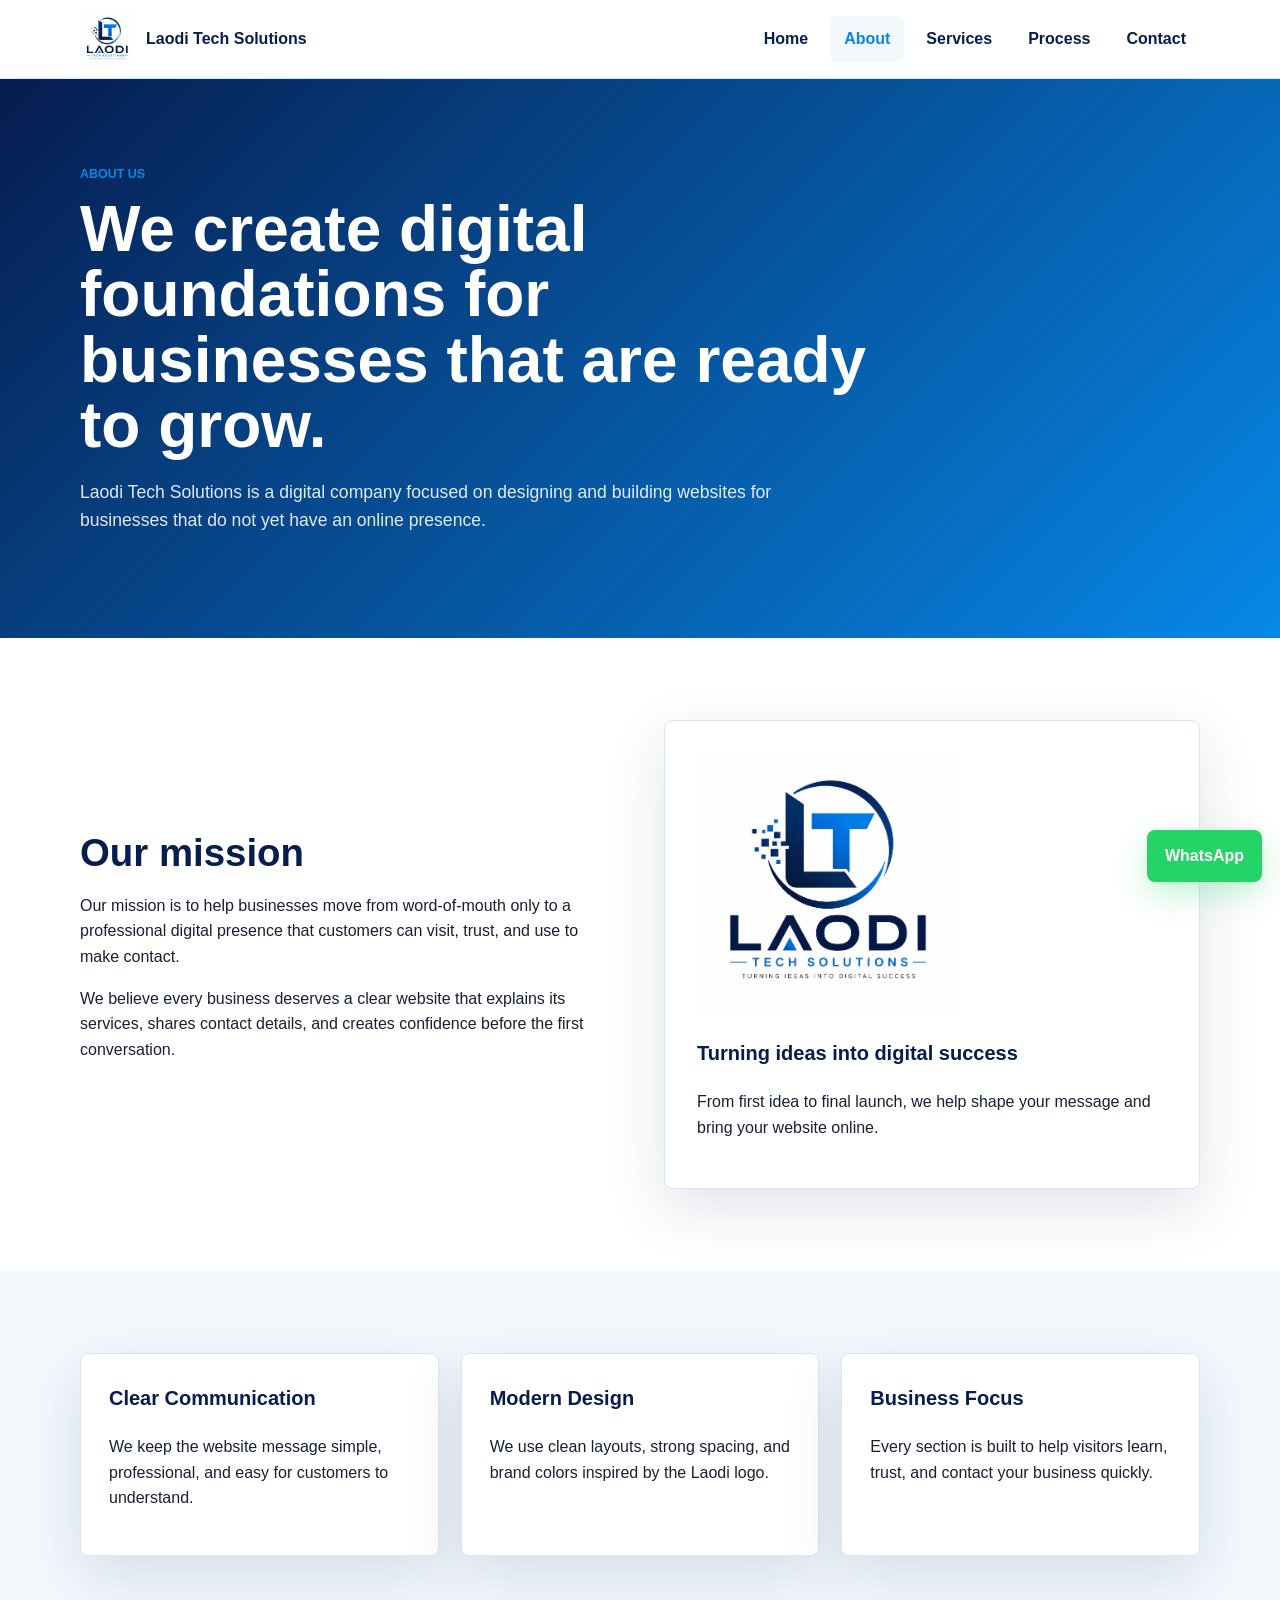
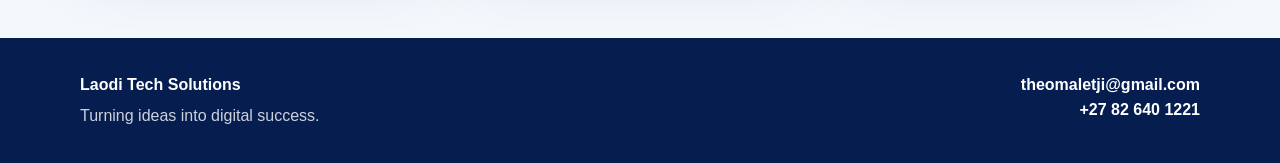
<file: about.html>
<!DOCTYPE html>
<html lang="en">
<head>
  <meta charset="UTF-8">
  <meta name="viewport" content="width=device-width, initial-scale=1.0">
  <title>About | Laodi Tech Solutions</title>
  <link rel="stylesheet" href="styles.css">
</head>
<body>
  <header class="site-header">
    <nav class="navbar container">
      <a class="brand" href="index.html">
        <img src="laodi-logo.jpeg" alt="Laodi Tech Solutions logo">
        <span>Laodi Tech Solutions</span>
      </a>
      <button class="menu-toggle" type="button" aria-label="Open navigation menu" aria-expanded="false"><span></span><span></span><span></span></button>
      <div class="nav-links">
        <a href="index.html">Home</a>
        <a href="about.html" class="active">About</a>
        <a href="services.html">Services</a>
        <a href="process.html">Process</a>
        <a href="contact.html">Contact</a>
      </div>
    </nav>
  </header>

  <main>
    <section class="page-hero">
      <div class="container">
        <p class="eyebrow">About us</p>
        <h1>We create digital foundations for businesses that are ready to grow.</h1>
        <p>Laodi Tech Solutions is a digital company focused on designing and building websites for businesses that do not yet have an online presence.</p>
      </div>
    </section>

    <section class="section">
      <div class="container split-grid">
        <div>
          <h2>Our mission</h2>
          <p>
            Our mission is to help businesses move from word-of-mouth only to a professional digital presence that customers can visit, trust, and use to make contact.
          </p>
          <p>
            We believe every business deserves a clear website that explains its services, shares contact details, and creates confidence before the first conversation.
          </p>
        </div>
        <div class="highlight-box">
          <img src="laodi-logo.jpeg" alt="Laodi Tech Solutions logo">
          <h3>Turning ideas into digital success</h3>
          <p>From first idea to final launch, we help shape your message and bring your website online.</p>
        </div>
      </div>
    </section>

    <section class="section soft-bg">
      <div class="container cards three-columns">
        <article class="card">
          <h3>Clear Communication</h3>
          <p>We keep the website message simple, professional, and easy for customers to understand.</p>
        </article>
        <article class="card">
          <h3>Modern Design</h3>
          <p>We use clean layouts, strong spacing, and brand colors inspired by the Laodi logo.</p>
        </article>
        <article class="card">
          <h3>Business Focus</h3>
          <p>Every section is built to help visitors learn, trust, and contact your business quickly.</p>
        </article>
      </div>
    </section>
  </main>

  <a class="whatsapp-float" href="https://wa.me/27826401221" target="_blank" rel="noopener">WhatsApp</a>
  <footer class="site-footer">
    <div class="container footer-grid">
      <div><strong>Laodi Tech Solutions</strong><p>Turning ideas into digital success.</p></div>
      <div><a href="mailto:theomaletji@gmail.com">theomaletji@gmail.com</a><a href="https://wa.me/27826401221" target="_blank" rel="noopener">+27 82 640 1221</a></div>
    </div>
  </footer>
  <script src="main.js"></script>
</body>
</html>
</file>
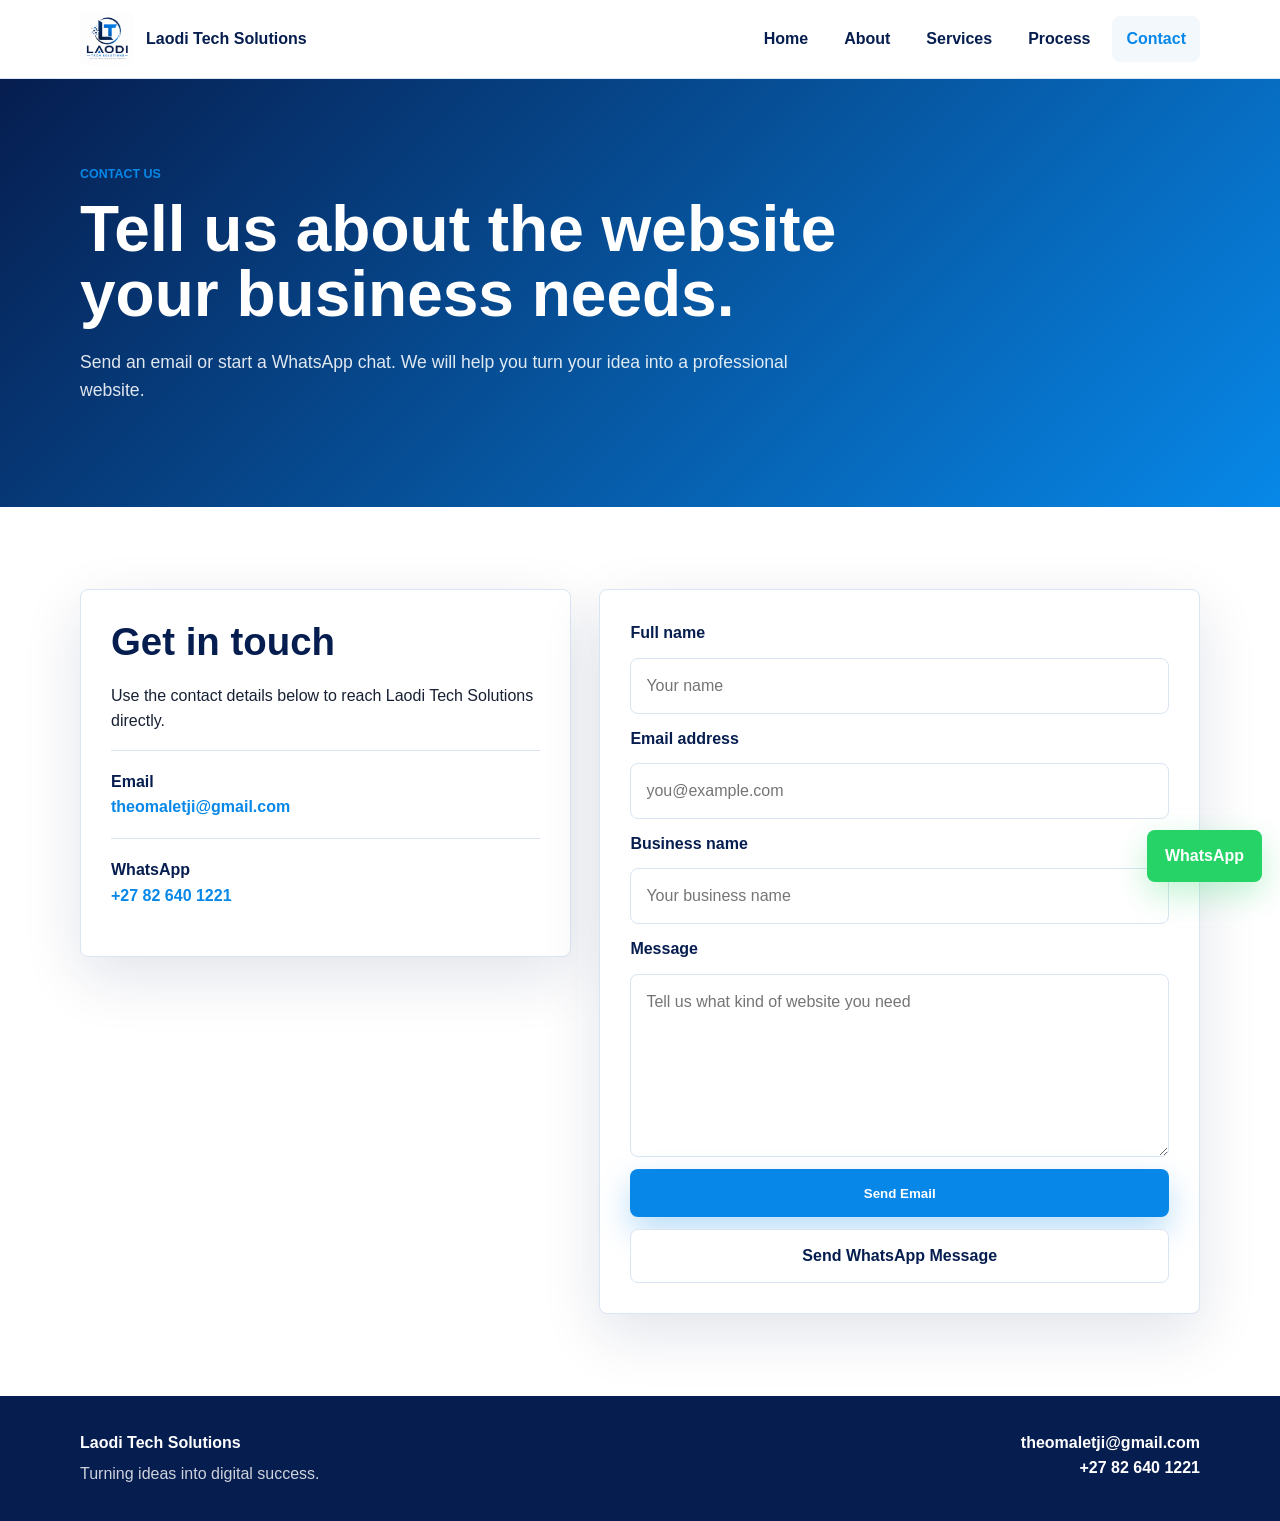
<file: contact.html>
<!DOCTYPE html>
<html lang="en">
<head>
  <meta charset="UTF-8">
  <meta name="viewport" content="width=device-width, initial-scale=1.0">
  <title>Contact | Laodi Tech Solutions</title>
  <link rel="stylesheet" href="styles.css">
</head>
<body>
  <header class="site-header">
    <nav class="navbar container">
      <a class="brand" href="index.html"><img src="laodi-logo.jpeg" alt="Laodi Tech Solutions logo"><span>Laodi Tech Solutions</span></a>
      <button class="menu-toggle" type="button" aria-label="Open navigation menu" aria-expanded="false"><span></span><span></span><span></span></button>
      <div class="nav-links">
        <a href="index.html">Home</a>
        <a href="about.html">About</a>
        <a href="services.html">Services</a>
        <a href="process.html">Process</a>
        <a href="contact.html" class="active">Contact</a>
      </div>
    </nav>
  </header>

  <main>
    <section class="page-hero">
      <div class="container">
        <p class="eyebrow">Contact us</p>
        <h1>Tell us about the website your business needs.</h1>
        <p>Send an email or start a WhatsApp chat. We will help you turn your idea into a professional website.</p>
      </div>
    </section>

    <section class="section">
      <div class="container contact-grid">
        <div class="contact-panel">
          <h2>Get in touch</h2>
          <p>Use the contact details below to reach Laodi Tech Solutions directly.</p>
          <div class="contact-method">
            <strong>Email</strong>
            <a href="mailto:theomaletji@gmail.com">theomaletji@gmail.com</a>
          </div>
          <div class="contact-method">
            <strong>WhatsApp</strong>
            <a href="https://wa.me/27826401221?text=Hello%20Laodi%20Tech%20Solutions%2C%20I%20need%20help%20with%20a%20website." target="_blank" rel="noopener">+27 82 640 1221</a>
          </div>
        </div>

        <form class="contact-form" action="mailto:theomaletji@gmail.com" method="post" enctype="text/plain">
          <label for="name">Full name</label>
          <input type="text" id="name" name="name" placeholder="Your name" required>

          <label for="email">Email address</label>
          <input type="email" id="email" name="email" placeholder="you@example.com" required>

          <label for="business">Business name</label>
          <input type="text" id="business" name="business" placeholder="Your business name">

          <label for="message">Message</label>
          <textarea id="message" name="message" rows="6" placeholder="Tell us what kind of website you need" required></textarea>

          <button class="btn btn-primary" type="submit">Send Email</button>
          <a class="btn btn-secondary full-width" href="https://wa.me/27826401221?text=Hello%20Laodi%20Tech%20Solutions%2C%20I%20would%20like%20a%20website%20for%20my%20business." target="_blank" rel="noopener">Send WhatsApp Message</a>
        </form>
      </div>
    </section>
  </main>

  <a class="whatsapp-float" href="https://wa.me/27826401221" target="_blank" rel="noopener">WhatsApp</a>
  <footer class="site-footer">
    <div class="container footer-grid">
      <div><strong>Laodi Tech Solutions</strong><p>Turning ideas into digital success.</p></div>
      <div><a href="mailto:theomaletji@gmail.com">theomaletji@gmail.com</a><a href="https://wa.me/27826401221" target="_blank" rel="noopener">+27 82 640 1221</a></div>
    </div>
  </footer>
  <script src="main.js"></script>
</body>
</html>
</file>
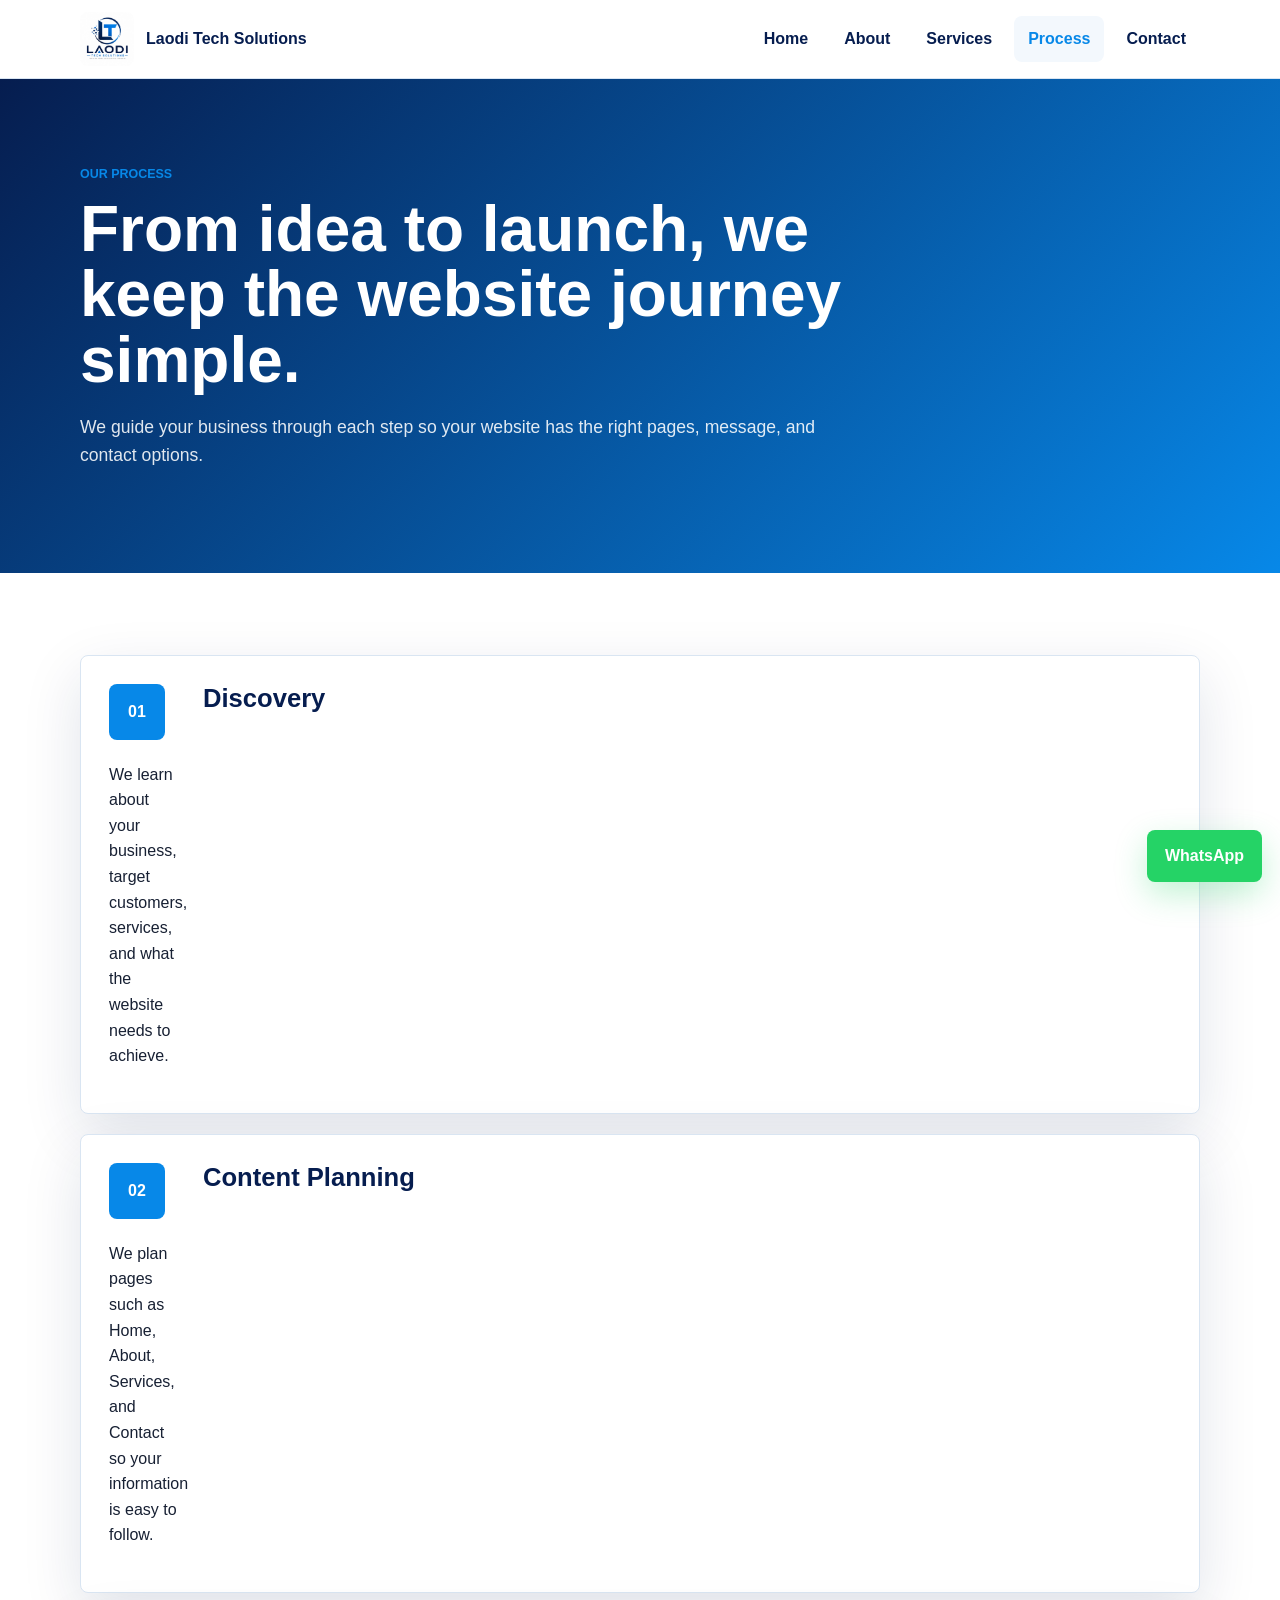
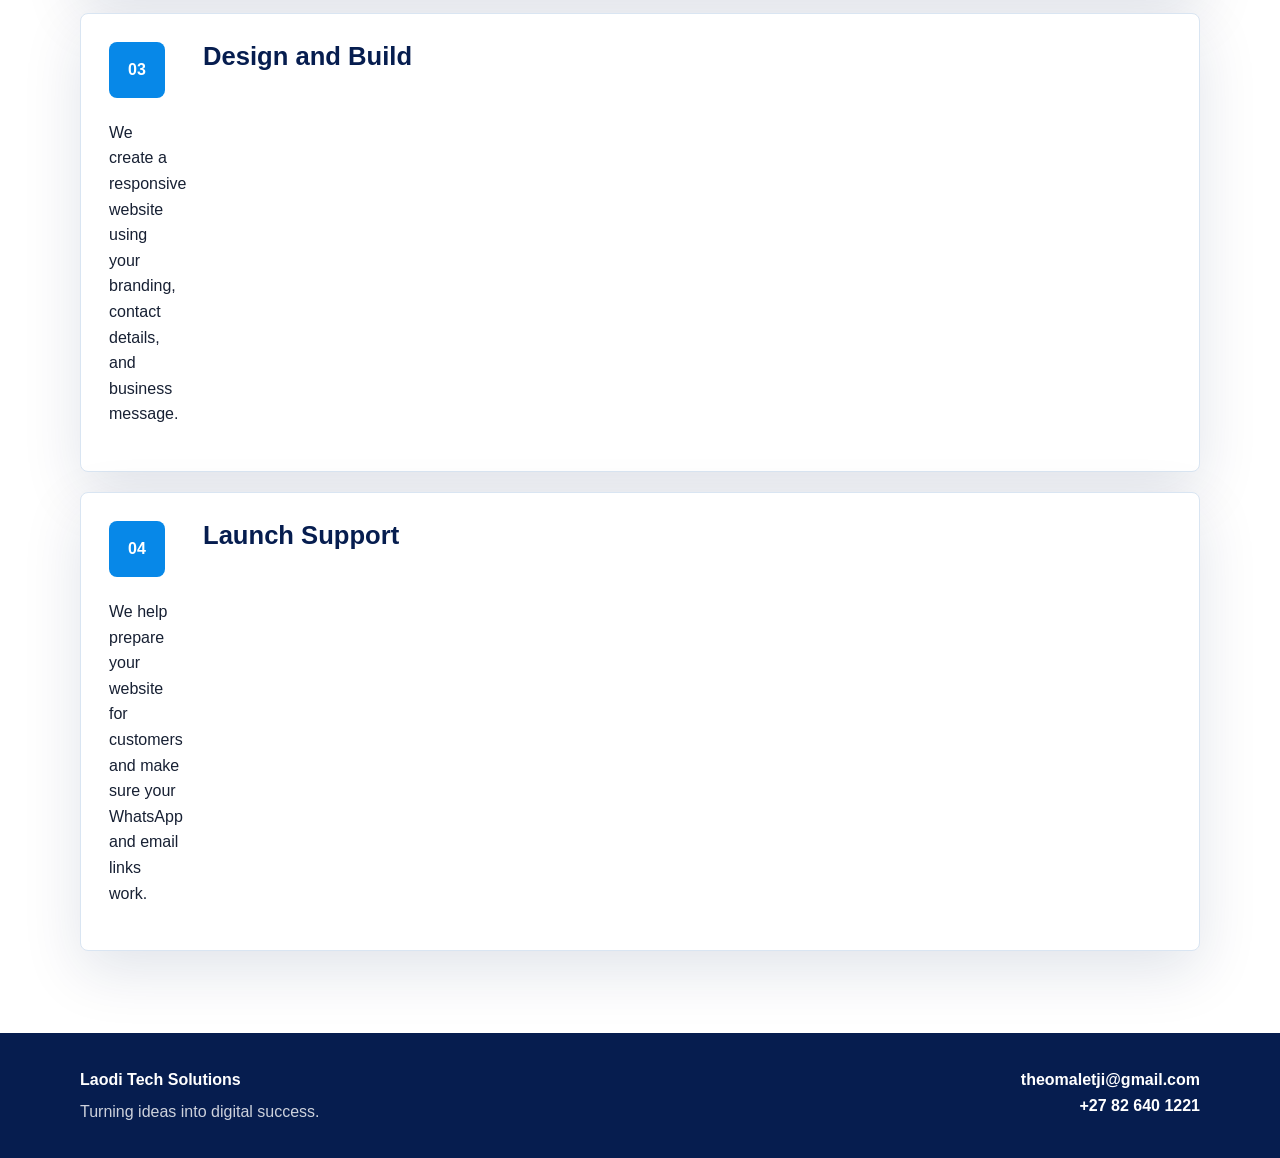
<file: process.html>
<!DOCTYPE html>
<html lang="en">
<head>
  <meta charset="UTF-8">
  <meta name="viewport" content="width=device-width, initial-scale=1.0">
  <title>Process | Laodi Tech Solutions</title>
  <link rel="stylesheet" href="styles.css">
</head>
<body>
  <header class="site-header">
    <nav class="navbar container">
      <a class="brand" href="index.html"><img src="laodi-logo.jpeg" alt="Laodi Tech Solutions logo"><span>Laodi Tech Solutions</span></a>
      <button class="menu-toggle" type="button" aria-label="Open navigation menu" aria-expanded="false"><span></span><span></span><span></span></button>
      <div class="nav-links">
        <a href="index.html">Home</a>
        <a href="about.html">About</a>
        <a href="services.html">Services</a>
        <a href="process.html" class="active">Process</a>
        <a href="contact.html">Contact</a>
      </div>
    </nav>
  </header>

  <main>
    <section class="page-hero">
      <div class="container">
        <p class="eyebrow">Our process</p>
        <h1>From idea to launch, we keep the website journey simple.</h1>
        <p>We guide your business through each step so your website has the right pages, message, and contact options.</p>
      </div>
    </section>

    <section class="section">
      <div class="container timeline">
        <article>
          <span>01</span>
          <h2>Discovery</h2>
          <p>We learn about your business, target customers, services, and what the website needs to achieve.</p>
        </article>
        <article>
          <span>02</span>
          <h2>Content Planning</h2>
          <p>We plan pages such as Home, About, Services, and Contact so your information is easy to follow.</p>
        </article>
        <article>
          <span>03</span>
          <h2>Design and Build</h2>
          <p>We create a responsive website using your branding, contact details, and business message.</p>
        </article>
        <article>
          <span>04</span>
          <h2>Launch Support</h2>
          <p>We help prepare your website for customers and make sure your WhatsApp and email links work.</p>
        </article>
      </div>
    </section>
  </main>

  <a class="whatsapp-float" href="https://wa.me/27826401221" target="_blank" rel="noopener">WhatsApp</a>
  <footer class="site-footer">
    <div class="container footer-grid">
      <div><strong>Laodi Tech Solutions</strong><p>Turning ideas into digital success.</p></div>
      <div><a href="mailto:theomaletji@gmail.com">theomaletji@gmail.com</a><a href="https://wa.me/27826401221" target="_blank" rel="noopener">+27 82 640 1221</a></div>
    </div>
  </footer>
  <script src="main.js"></script>
</body>
</html>
</file>
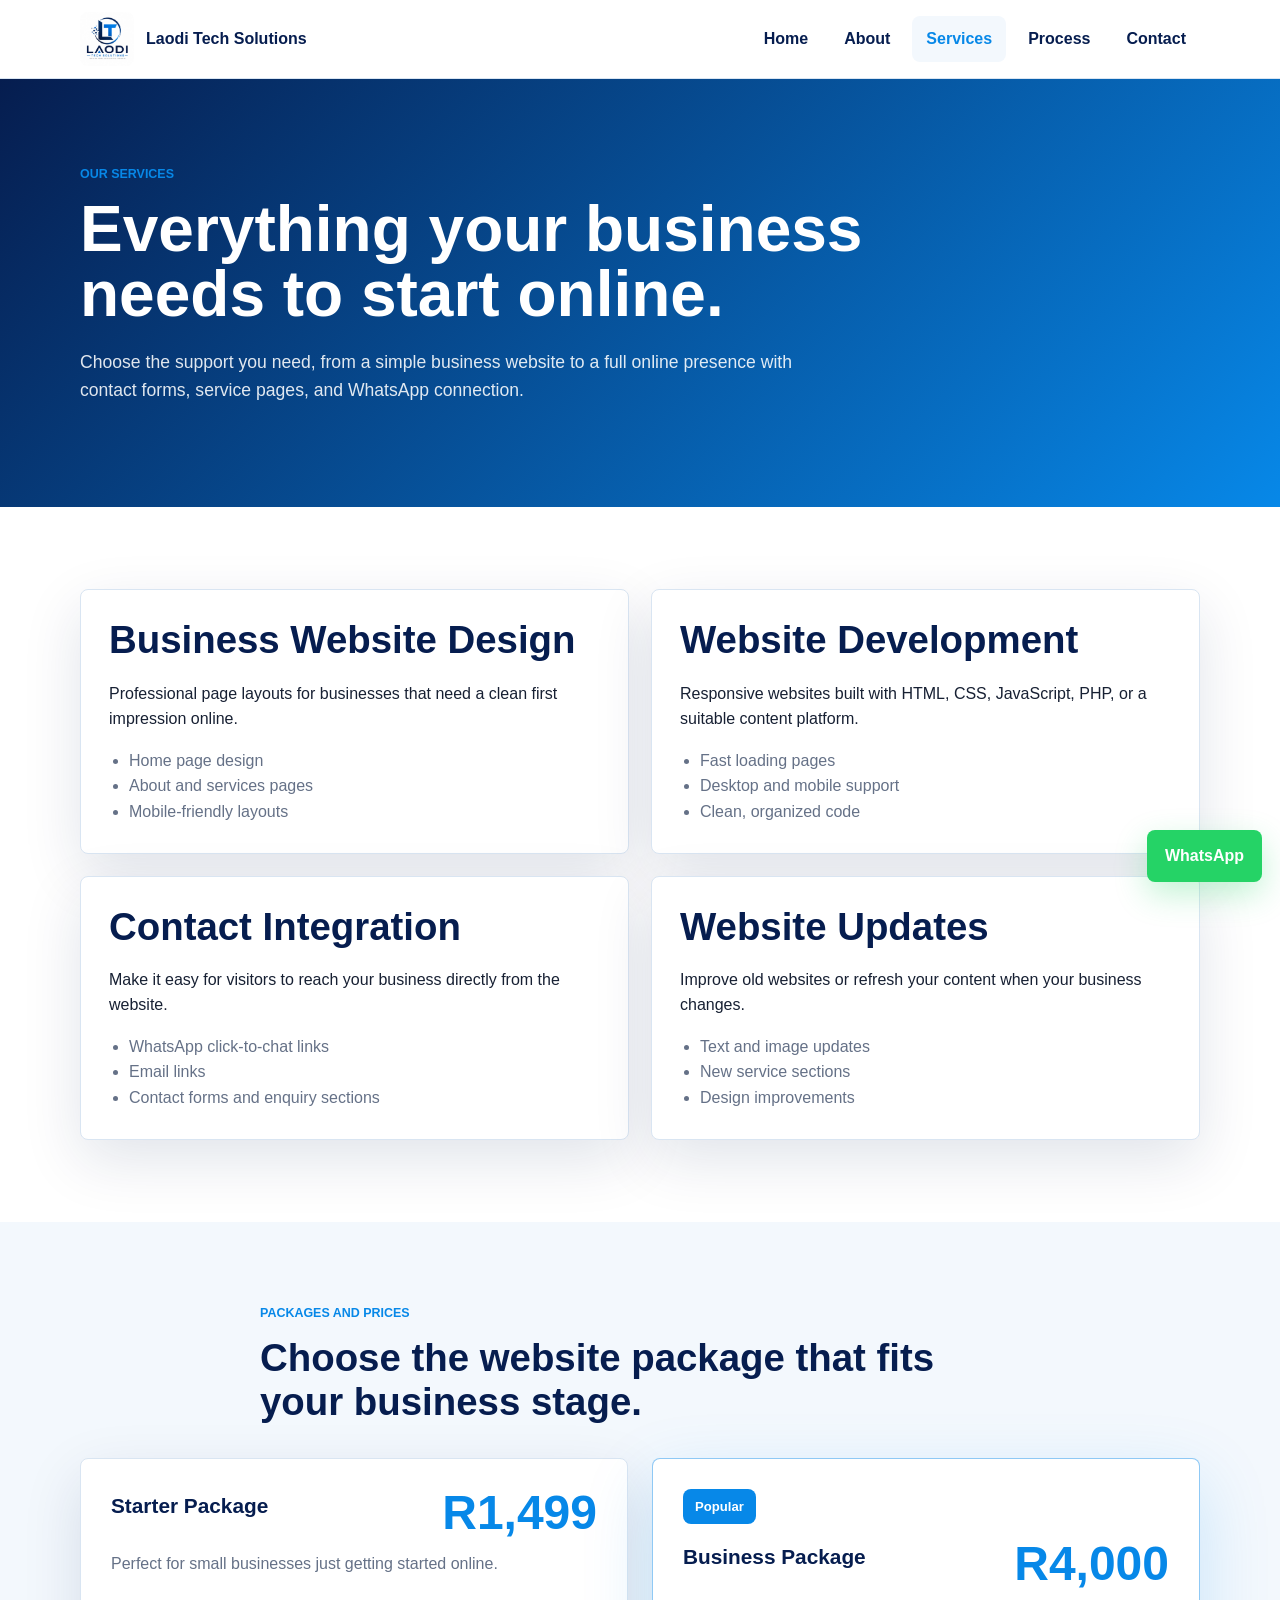
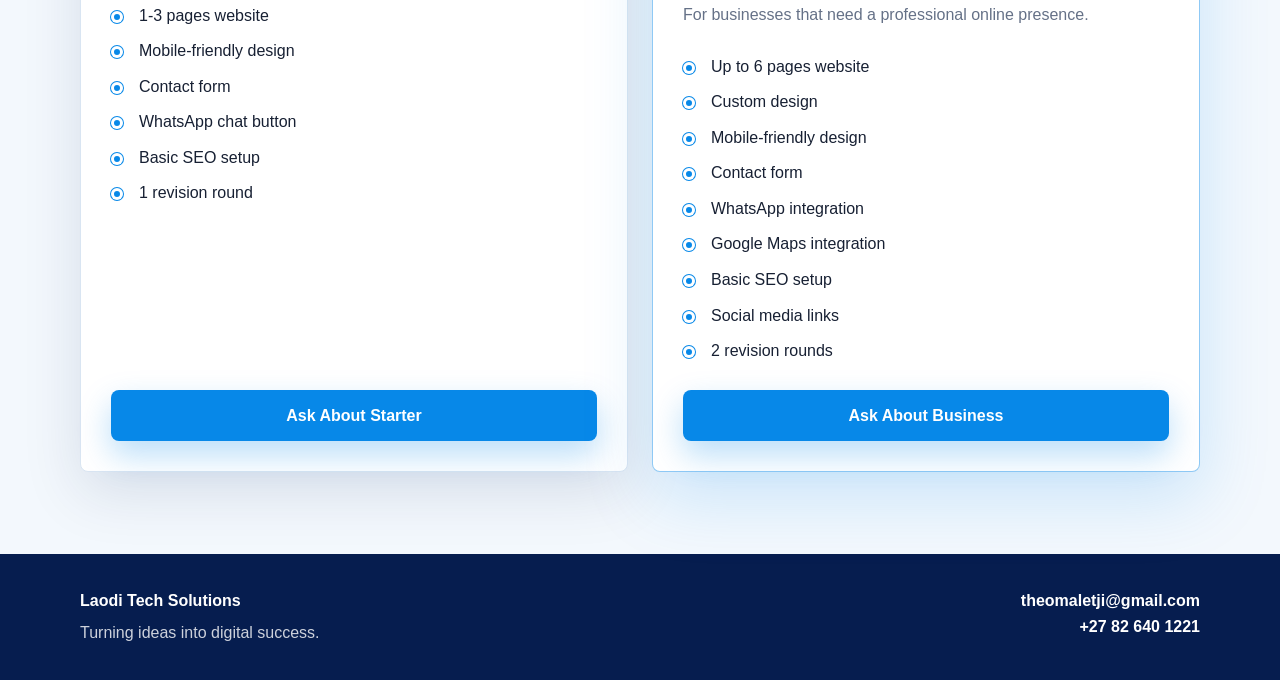
<file: services.html>
<!DOCTYPE html>
<html lang="en">
<head>
  <meta charset="UTF-8">
  <meta name="viewport" content="width=device-width, initial-scale=1.0">
  <title>Services | Laodi Tech Solutions</title>
  <link rel="stylesheet" href="styles.css">
</head>
<body>
  <header class="site-header">
    <nav class="navbar container">
      <a class="brand" href="index.html"><img src="laodi-logo.jpeg" alt="Laodi Tech Solutions logo"><span>Laodi Tech Solutions</span></a>
      <button class="menu-toggle" type="button" aria-label="Open navigation menu" aria-expanded="false"><span></span><span></span><span></span></button>
      <div class="nav-links">
        <a href="index.html">Home</a>
        <a href="about.html">About</a>
        <a href="services.html" class="active">Services</a>
        <a href="process.html">Process</a>
        <a href="contact.html">Contact</a>
      </div>
    </nav>
  </header>

  <main>
    <section class="page-hero">
      <div class="container">
        <p class="eyebrow">Our services</p>
        <h1>Everything your business needs to start online.</h1>
        <p>Choose the support you need, from a simple business website to a full online presence with contact forms, service pages, and WhatsApp connection.</p>
      </div>
    </section>

    <section class="section">
      <div class="container service-grid">
        <article class="service-card">
          <h2>Business Website Design</h2>
          <p>Professional page layouts for businesses that need a clean first impression online.</p>
          <ul>
            <li>Home page design</li>
            <li>About and services pages</li>
            <li>Mobile-friendly layouts</li>
          </ul>
        </article>
        <article class="service-card">
          <h2>Website Development</h2>
          <p>Responsive websites built with HTML, CSS, JavaScript, PHP, or a suitable content platform.</p>
          <ul>
            <li>Fast loading pages</li>
            <li>Desktop and mobile support</li>
            <li>Clean, organized code</li>
          </ul>
        </article>
        <article class="service-card">
          <h2>Contact Integration</h2>
          <p>Make it easy for visitors to reach your business directly from the website.</p>
          <ul>
            <li>WhatsApp click-to-chat links</li>
            <li>Email links</li>
            <li>Contact forms and enquiry sections</li>
          </ul>
        </article>
        <article class="service-card">
          <h2>Website Updates</h2>
          <p>Improve old websites or refresh your content when your business changes.</p>
          <ul>
            <li>Text and image updates</li>
            <li>New service sections</li>
            <li>Design improvements</li>
          </ul>
        </article>
      </div>
    </section>

    <section class="section soft-bg">
      <div class="container section-heading">
        <p class="eyebrow">Packages and prices</p>
        <h2>Choose the website package that fits your business stage.</h2>
      </div>

      <div class="container pricing-grid">
        <article class="pricing-card">
          <div class="pricing-head">
            <span>Starter Package</span>
            <strong>R1,499</strong>
          </div>
          <p>Perfect for small businesses just getting started online.</p>
          <ul>
            <li>1-3 pages website</li>
            <li>Mobile-friendly design</li>
            <li>Contact form</li>
            <li>WhatsApp chat button</li>
            <li>Basic SEO setup</li>
            <li>1 revision round</li>
          </ul>
          <a class="btn btn-primary full-width" href="https://wa.me/27826401221?text=Hello%20Laodi%20Tech%20Solutions%2C%20I%20am%20interested%20in%20the%20Starter%20Package%20for%20R1%2C499." target="_blank" rel="noopener">Ask About Starter</a>
        </article>

        <article class="pricing-card featured">
          <div class="pricing-badge">Popular</div>
          <div class="pricing-head">
            <span>Business Package</span>
            <strong>R4,000</strong>
          </div>
          <p>For businesses that need a professional online presence.</p>
          <ul>
            <li>Up to 6 pages website</li>
            <li>Custom design</li>
            <li>Mobile-friendly design</li>
            <li>Contact form</li>
            <li>WhatsApp integration</li>
            <li>Google Maps integration</li>
            <li>Basic SEO setup</li>
            <li>Social media links</li>
            <li>2 revision rounds</li>
          </ul>
          <a class="btn btn-primary full-width" href="https://wa.me/27826401221?text=Hello%20Laodi%20Tech%20Solutions%2C%20I%20am%20interested%20in%20the%20Business%20Package%20for%20R4%2C000." target="_blank" rel="noopener">Ask About Business</a>
        </article>
      </div>
    </section>
  </main>

  <a class="whatsapp-float" href="https://wa.me/27826401221" target="_blank" rel="noopener">WhatsApp</a>
  <footer class="site-footer">
    <div class="container footer-grid">
      <div><strong>Laodi Tech Solutions</strong><p>Turning ideas into digital success.</p></div>
      <div><a href="mailto:theomaletji@gmail.com">theomaletji@gmail.com</a><a href="https://wa.me/27826401221" target="_blank" rel="noopener">+27 82 640 1221</a></div>
    </div>
  </footer>
  <script src="main.js"></script>
</body>
</html>
</file>
<file: styles.css>
:root {
  --navy: #061d4f;
  --navy-2: #0b3474;
  --blue: #0788e8;
  --blue-dark: #086dc0;
  --ink: #172033;
  --muted: #657187;
  --line: #d9e5f2;
  --soft: #f3f8fd;
  --white: #ffffff;
  --shadow: 0 20px 60px rgba(6, 29, 79, 0.12);
}

* {
  box-sizing: border-box;
}

body {
  margin: 0;
  font-family: Arial, Helvetica, sans-serif;
  color: var(--ink);
  background: var(--white);
  line-height: 1.6;
}

img {
  max-width: 100%;
  display: block;
}

a {
  color: inherit;
  text-decoration: none;
}

.container {
  width: min(1120px, calc(100% - 32px));
  margin: 0 auto;
}

.site-header {
  position: sticky;
  top: 0;
  z-index: 50;
  background: rgba(255, 255, 255, 0.94);
  border-bottom: 1px solid var(--line);
  backdrop-filter: blur(14px);
}

.navbar {
  min-height: 78px;
  display: flex;
  align-items: center;
  justify-content: space-between;
  gap: 24px;
}

.brand {
  display: flex;
  align-items: center;
  gap: 12px;
  font-weight: 800;
  color: var(--navy);
}

.brand img {
  width: 54px;
  height: 54px;
  object-fit: contain;
  border-radius: 8px;
}

.nav-links {
  display: flex;
  align-items: center;
  gap: 8px;
}

.nav-links a {
  padding: 10px 14px;
  color: var(--navy);
  font-weight: 700;
  border-radius: 8px;
}

.nav-links a:hover,
.nav-links a.active {
  color: var(--blue);
  background: var(--soft);
}

.menu-toggle {
  display: none;
  width: 44px;
  height: 44px;
  border: 1px solid var(--line);
  background: var(--white);
  border-radius: 8px;
  cursor: pointer;
}

.menu-toggle span {
  display: block;
  width: 20px;
  height: 2px;
  margin: 5px auto;
  background: var(--navy);
}

.hero {
  padding: 96px 0 72px;
  background:
    linear-gradient(135deg, rgba(6, 29, 79, 0.95), rgba(8, 136, 232, 0.86)),
    url("../images/laodi-logo.jpeg") center/420px no-repeat;
  color: var(--white);
}

.hero-grid {
  display: grid;
  grid-template-columns: 1.2fr 0.8fr;
  align-items: center;
  gap: 48px;
}

.eyebrow {
  margin: 0 0 12px;
  color: var(--blue);
  font-size: 0.78rem;
  font-weight: 800;
  letter-spacing: 0;
  text-transform: uppercase;
}

.hero .eyebrow,
.cta-section .eyebrow {
  color: #bfe6ff;
}

h1,
h2,
h3,
p {
  margin-top: 0;
}

h1 {
  max-width: 820px;
  margin-bottom: 20px;
  font-size: clamp(2.4rem, 6vw, 4.8rem);
  line-height: 1.02;
}

h2 {
  margin-bottom: 18px;
  color: var(--navy);
  font-size: clamp(1.8rem, 3vw, 2.6rem);
  line-height: 1.15;
}

h3 {
  color: var(--navy);
  font-size: 1.25rem;
}

.hero-text {
  max-width: 650px;
  color: rgba(255, 255, 255, 0.88);
  font-size: 1.15rem;
}

.hero-actions {
  display: flex;
  flex-wrap: wrap;
  gap: 14px;
  margin-top: 32px;
}

.btn {
  display: inline-flex;
  align-items: center;
  justify-content: center;
  min-height: 48px;
  padding: 13px 20px;
  border: 0;
  border-radius: 8px;
  font-weight: 800;
  cursor: pointer;
  transition: transform 0.2s ease, box-shadow 0.2s ease, background 0.2s ease;
}

.btn:hover {
  transform: translateY(-2px);
}

.btn-primary {
  color: var(--white);
  background: var(--blue);
  box-shadow: 0 14px 32px rgba(7, 136, 232, 0.28);
}

.btn-primary:hover {
  background: var(--blue-dark);
}

.btn-secondary {
  color: var(--navy);
  background: var(--white);
  border: 1px solid var(--line);
}

.btn-light {
  color: var(--navy);
  background: var(--white);
}

.full-width {
  width: 100%;
}

.hero-card,
.highlight-box,
.contact-panel,
.contact-form,
.service-card,
.card {
  border: 1px solid var(--line);
  border-radius: 8px;
  background: var(--white);
  box-shadow: var(--shadow);
}

.hero-card {
  padding: 24px;
  color: var(--ink);
}

.hero-card img {
  width: 100%;
  max-height: 280px;
  object-fit: contain;
  margin-bottom: 20px;
  border-radius: 8px;
  background: var(--white);
}

.hero-card strong,
.hero-card span {
  display: block;
}

.hero-card strong {
  color: var(--navy);
  font-size: 1.35rem;
}

.hero-card span {
  color: var(--muted);
}

.section {
  padding: 82px 0;
}

.section-heading {
  max-width: 760px;
  margin-bottom: 34px;
}

.cards,
.service-grid {
  display: grid;
  gap: 22px;
}

.three-columns {
  grid-template-columns: repeat(3, 1fr);
}

.card,
.service-card {
  padding: 28px;
}

.card-icon {
  width: 48px;
  height: 48px;
  display: grid;
  place-items: center;
  margin-bottom: 22px;
  color: var(--white);
  background: var(--navy);
  border-radius: 8px;
  font-weight: 800;
}

.split-section,
.soft-bg {
  background: var(--soft);
}

.split-grid {
  display: grid;
  grid-template-columns: 1fr 1fr;
  align-items: center;
  gap: 48px;
}

.feature-list {
  display: grid;
  gap: 16px;
}

.feature-list div {
  padding: 22px;
  border-left: 4px solid var(--blue);
  border-radius: 8px;
  background: var(--white);
}

.feature-list strong,
.feature-list span {
  display: block;
}

.feature-list strong {
  color: var(--navy);
  margin-bottom: 4px;
}

.feature-list span {
  color: var(--muted);
}

.cta-section {
  padding: 56px 0;
  color: var(--white);
  background: linear-gradient(135deg, var(--navy), var(--blue));
}

.cta {
  display: flex;
  align-items: center;
  justify-content: space-between;
  gap: 24px;
}

.cta h2 {
  margin-bottom: 0;
  color: var(--white);
}

.page-hero {
  padding: 86px 0;
  color: var(--white);
  background: linear-gradient(135deg, var(--navy), var(--blue));
}

.page-hero h1 {
  font-size: clamp(2.2rem, 5vw, 4rem);
}

.page-hero p:not(.eyebrow) {
  max-width: 760px;
  color: rgba(255, 255, 255, 0.88);
  font-size: 1.1rem;
}

.highlight-box {
  padding: 32px;
}

.highlight-box img {
  max-width: 260px;
  margin-bottom: 24px;
  border-radius: 8px;
}

.service-grid {
  grid-template-columns: repeat(2, 1fr);
}

.service-card ul {
  padding-left: 20px;
  margin-bottom: 0;
  color: var(--muted);
}

.pricing-grid {
  display: grid;
  grid-template-columns: repeat(2, 1fr);
  gap: 24px;
  align-items: stretch;
}

.pricing-card {
  position: relative;
  display: flex;
  flex-direction: column;
  padding: 30px;
  border: 1px solid var(--line);
  border-radius: 8px;
  background: var(--white);
  box-shadow: var(--shadow);
}

.pricing-card.featured {
  border-color: rgba(7, 136, 232, 0.45);
  box-shadow: 0 24px 70px rgba(7, 136, 232, 0.18);
}

.pricing-badge {
  width: fit-content;
  margin-bottom: 16px;
  padding: 7px 12px;
  color: var(--white);
  background: var(--blue);
  border-radius: 8px;
  font-size: 0.82rem;
  font-weight: 800;
}

.pricing-head {
  display: flex;
  align-items: flex-start;
  justify-content: space-between;
  gap: 18px;
  margin-bottom: 14px;
}

.pricing-head span {
  color: var(--navy);
  font-size: 1.3rem;
  font-weight: 800;
}

.pricing-head strong {
  color: var(--blue);
  font-size: clamp(2rem, 4vw, 3rem);
  line-height: 1;
  white-space: nowrap;
}

.pricing-card p {
  color: var(--muted);
}

.pricing-card ul {
  display: grid;
  gap: 10px;
  padding: 0;
  margin: 10px 0 26px;
  list-style: none;
}

.pricing-card li {
  position: relative;
  padding-left: 28px;
  color: var(--ink);
}

.pricing-card li::before {
  content: "";
  position: absolute;
  left: 0;
  top: 8px;
  width: 12px;
  height: 12px;
  border-radius: 50%;
  background: var(--blue);
  box-shadow: inset 0 0 0 3px var(--white), 0 0 0 1px var(--blue);
}

.pricing-card .btn {
  margin-top: auto;
}

.timeline {
  display: grid;
  gap: 20px;
}

.timeline article {
  display: grid;
  grid-template-columns: 72px 1fr;
  gap: 22px;
  padding: 28px;
  border: 1px solid var(--line);
  border-radius: 8px;
  background: var(--white);
  box-shadow: var(--shadow);
}

.timeline span {
  width: 56px;
  height: 56px;
  display: grid;
  place-items: center;
  color: var(--white);
  background: var(--blue);
  border-radius: 8px;
  font-weight: 800;
}

.timeline h2 {
  margin-bottom: 8px;
  font-size: 1.6rem;
}

.contact-grid {
  display: grid;
  grid-template-columns: 0.9fr 1.1fr;
  align-items: start;
  gap: 28px;
}

.contact-panel,
.contact-form {
  padding: 30px;
}

.contact-method {
  padding: 18px 0;
  border-top: 1px solid var(--line);
}

.contact-method strong,
.contact-method a {
  display: block;
}

.contact-method strong {
  color: var(--navy);
}

.contact-method a {
  color: var(--blue);
  font-weight: 800;
  overflow-wrap: anywhere;
}

.contact-form {
  display: grid;
  gap: 12px;
}

.contact-form label {
  color: var(--navy);
  font-weight: 800;
}

.contact-form input,
.contact-form textarea {
  width: 100%;
  padding: 14px 15px;
  border: 1px solid var(--line);
  border-radius: 8px;
  font: inherit;
}

.contact-form input:focus,
.contact-form textarea:focus {
  outline: 3px solid rgba(7, 136, 232, 0.18);
  border-color: var(--blue);
}

.whatsapp-float {
  position: fixed;
  right: 18px;
  bottom: 18px;
  z-index: 40;
  padding: 13px 18px;
  color: var(--white);
  background: #25d366;
  border-radius: 8px;
  font-weight: 800;
  box-shadow: 0 12px 32px rgba(37, 211, 102, 0.28);
}

.site-footer {
  padding: 34px 0;
  color: rgba(255, 255, 255, 0.8);
  background: var(--navy);
}

.footer-grid {
  display: flex;
  justify-content: space-between;
  gap: 24px;
}

.site-footer strong {
  display: block;
  color: var(--white);
  margin-bottom: 6px;
}

.site-footer p {
  margin-bottom: 0;
}

.site-footer a {
  display: block;
  color: var(--white);
  font-weight: 700;
  text-align: right;
}

@media (max-width: 850px) {
  .menu-toggle {
    display: block;
  }

  .nav-links {
    position: absolute;
    top: 78px;
    left: 0;
    right: 0;
    display: none;
    flex-direction: column;
    align-items: stretch;
    padding: 16px;
    background: var(--white);
    border-bottom: 1px solid var(--line);
  }

  .nav-links.open {
    display: flex;
  }

  .nav-links a {
    padding: 14px 16px;
  }

  .hero {
    padding: 68px 0 48px;
  }

  .hero-grid,
  .split-grid,
  .contact-grid,
  .service-grid,
  .pricing-grid,
  .three-columns {
    grid-template-columns: 1fr;
  }

  .hero-card {
    max-width: 460px;
  }

  .cta,
  .footer-grid {
    align-items: flex-start;
    flex-direction: column;
  }

  .site-footer a {
    text-align: left;
  }
}

@media (max-width: 520px) {
  .brand span {
    font-size: 0.92rem;
  }

  .brand img {
    width: 46px;
    height: 46px;
  }

  .section,
  .page-hero {
    padding: 58px 0;
  }

  .hero-actions,
  .hero-actions .btn,
  .cta .btn {
    width: 100%;
  }

  .timeline article {
    grid-template-columns: 1fr;
  }

  .pricing-head {
    display: block;
  }

  .pricing-head strong {
    display: block;
    margin-top: 10px;
  }
}
</file>
